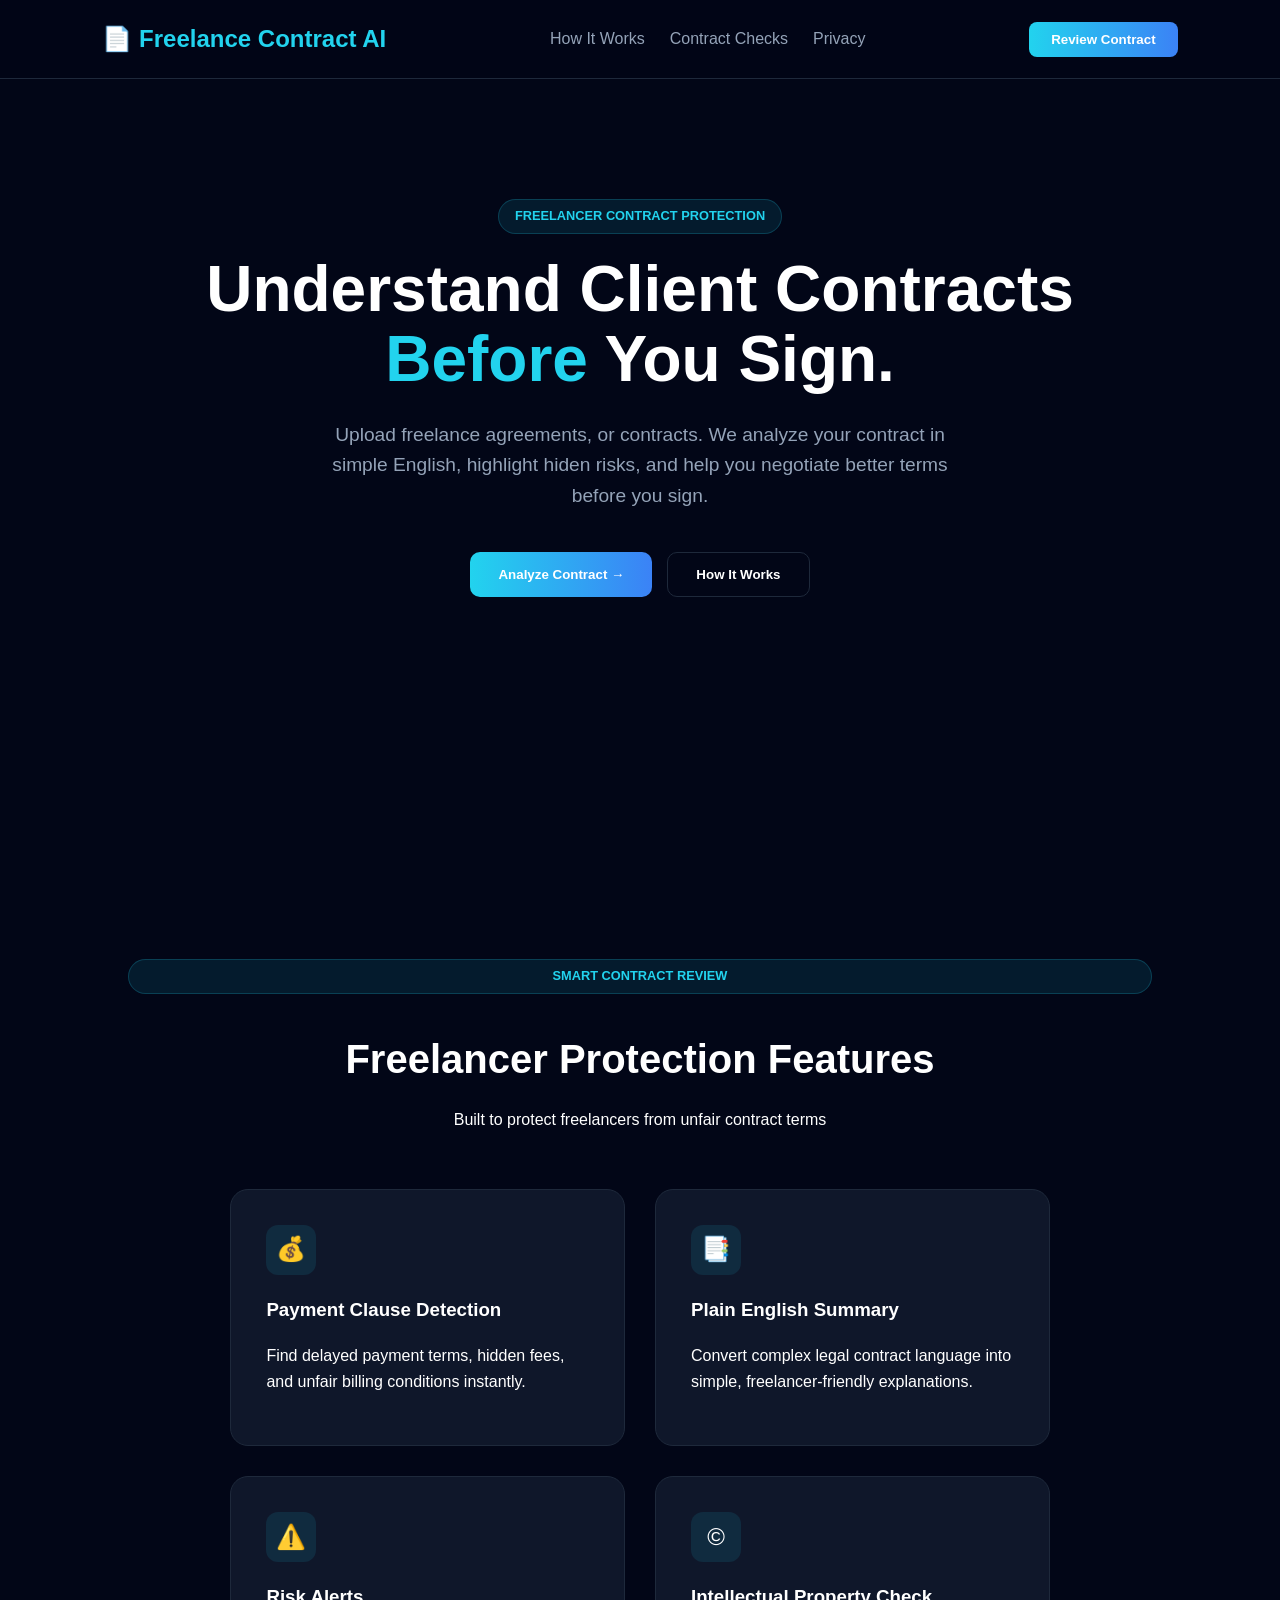
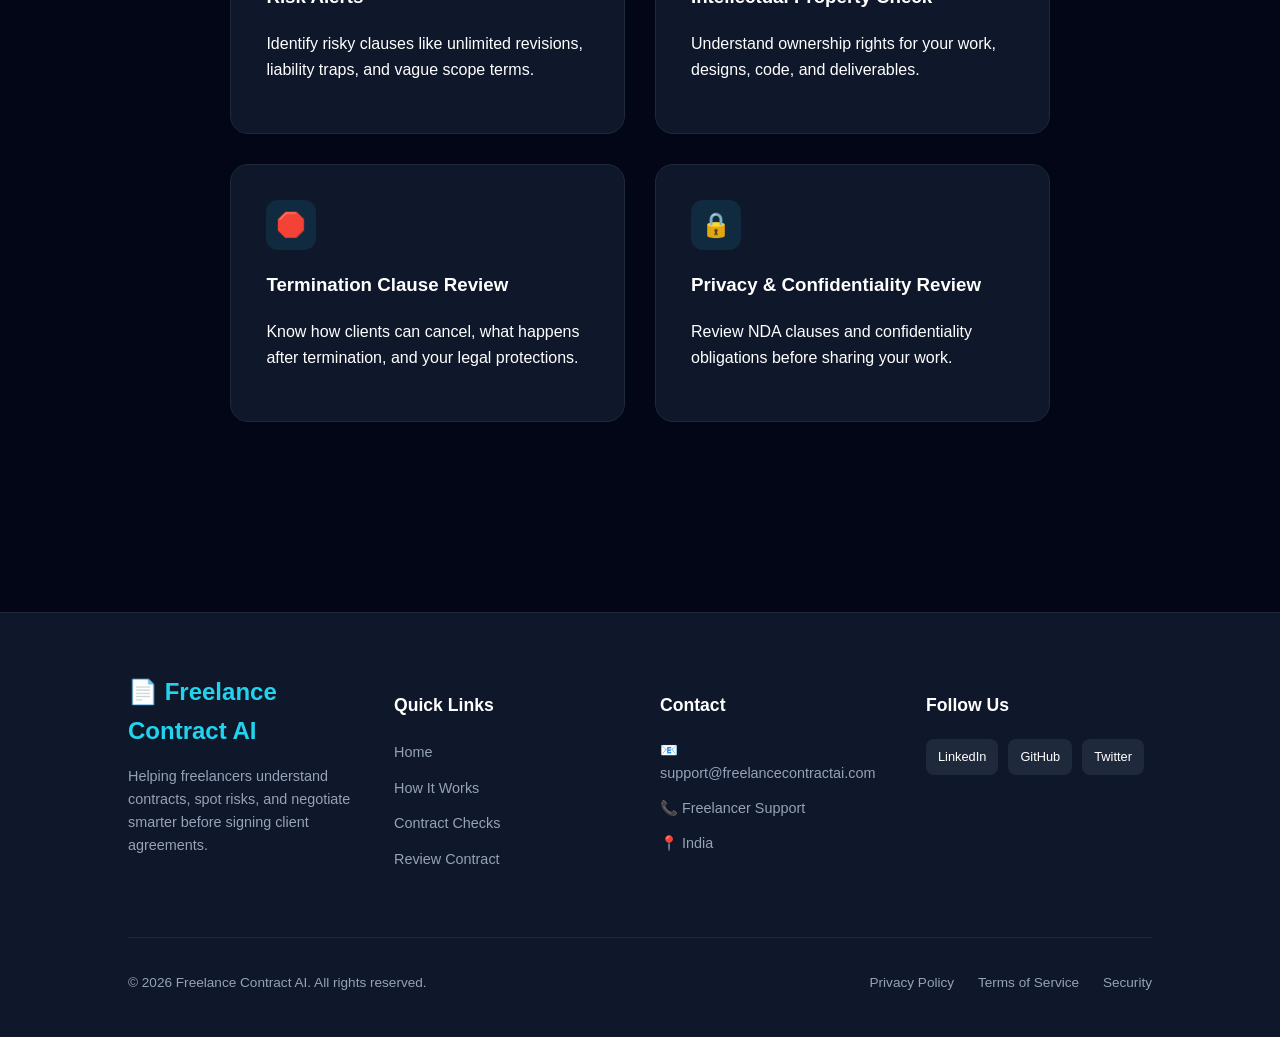
<file: Html/index.html>
<!DOCTYPE html>
<html>
<head>
  <title>Freelance Contract AI</title>
  <link rel="stylesheet" href="style.css">
</head>
<body>

<nav class="navbar">
  <div class="logo">📄 Freelance Contract AI</div>

  <div class="nav-links">
    <a href="how.html">How It Works</a>
    <a href="#">Contract Checks</a>
    <a href="#">Privacy</a>
  </div>

  <button class="launch-btn" onclick="location.href='app.html'">
    Review Contract
  </button>
</nav>

<section class="hero">
  <div class="badge">FREELANCER CONTRACT PROTECTION</div>

  <h1>
    Understand Client Contracts  <span> Before </span> You Sign.<br>
  </h1>

  <p>
    Upload freelance agreements, or contracts.
    We analyze your contract  in simple English, highlight hiden risks,
     and help you negotiate better terms before you sign.
  </p>

  <div class="buttons">
    <button class="primary" onclick="location.href='app.html'">
      Analyze Contract →
    </button>
    <button class="secondary" onclick="location.href='how.html'">
      How It Works
    </button>
  </div>
</section>

<section class="security">
  <div class="badge">SMART CONTRACT REVIEW</div>
  <h2>Freelancer Protection Features</h2>
  <p class="subtitle">Built to protect freelancers from unfair contract terms</p>

  <div class="grid security-grid">
    <div class="card">
      <div class="icon">💰</div>
      <h3>Payment Clause Detection</h3>
      <p>Find delayed payment terms, hidden fees, and unfair billing conditions instantly.</p>
    </div>

    <div class="card">
      <div class="icon">📑</div>
      <h3>Plain English Summary</h3>
      <p>Convert complex legal contract language into simple, freelancer-friendly explanations.</p>
    </div>

    <div class="card">
      <div class="icon">⚠️</div>
      <h3>Risk Alerts</h3>
      <p>Identify risky clauses like unlimited revisions, liability traps, and vague scope terms.</p>
    </div>

    <div class="card">
      <div class="icon">©️</div>
      <h3>Intellectual Property Check</h3>
      <p>Understand ownership rights for your work, designs, code, and deliverables.</p>
    </div>

    <div class="card">
      <div class="icon">🛑</div>
      <h3>Termination Clause Review</h3>
      <p>Know how clients can cancel, what happens after termination, and your legal protections.</p>
    </div>

    <div class="card">
      <div class="icon">🔒</div>
      <h3>Privacy & Confidentiality Review</h3>
      <p>Review NDA clauses and confidentiality obligations before sharing your work.</p>
    </div>
  </div>
</section>

<footer class="footer">
  <div class="footer-container">
    
    <div class="footer-col">
      <div class="footer-logo">📄 Freelance Contract AI</div>
      <p class="footer-desc">
        Helping freelancers understand contracts, spot risks, and negotiate
        smarter before signing client agreements.
      </p>
    </div>

    <div class="footer-col">
      <h3>Quick Links</h3>
      <ul>
        <li><a href="index.html">Home</a></li>
        <li><a href="how.html">How It Works</a></li>
        <li><a href="#">Contract Checks</a></li>
        <li><a href="app.html">Review Contract</a></li>
      </ul>
    </div>

    <div class="footer-col">
      <h3>Contact</h3>
      <div class="contact-item">📧 support@freelancecontractai.com</div>
      <div class="contact-item">📞 Freelancer Support</div>
      <div class="contact-item">📍 India</div>
    </div>

    <div class="footer-col">
      <h3>Follow Us</h3>
      <div class="social-icons">
        <a href="#" class="social-box">LinkedIn</a>
        <a href="#" class="social-box">GitHub</a>
        <a href="#" class="social-box">Twitter</a>
      </div>
    </div>
  </div>

  <div class="footer-bottom">
    <p>© 2026 Freelance Contract AI. All rights reserved.</p>
    <div class="legal-links">
      <a href="#">Privacy Policy</a>
      <a href="#">Terms of Service</a>
      <a href="#">Security</a>
    </div>
  </div>
</footer>

</body>
</html>
</file>
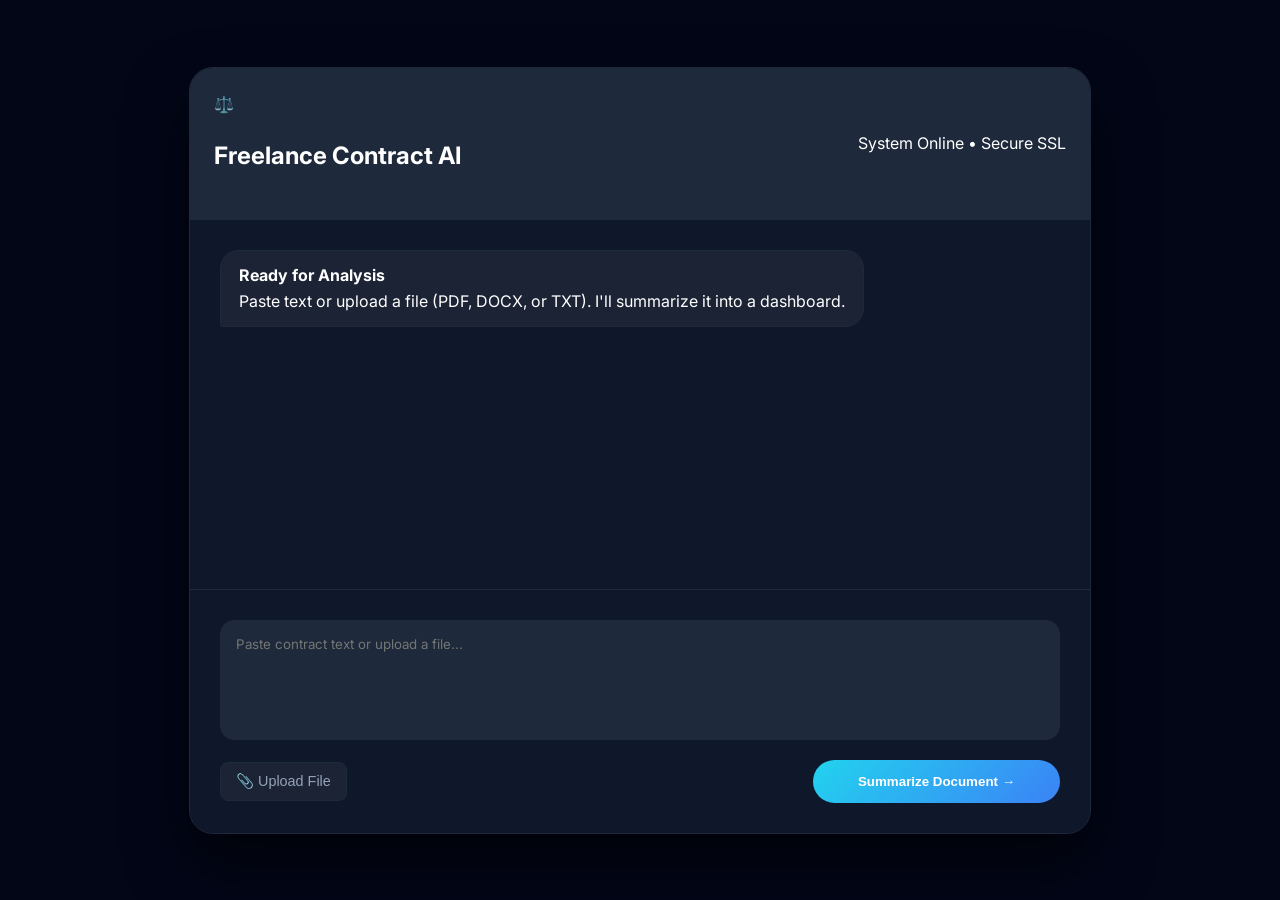
<file: Html/app.html>
<!DOCTYPE html>
<html lang="en">
<head>
  <meta charset="UTF-8">
  <meta name="viewport" content="width=device-width, initial-scale=1.0">
  <title>Freelance Contract AI - Analysis App</title>
  <link rel="stylesheet" href="style.css">
  <link href="https://fonts.googleapis.com/css2?family=Inter:wght@400;600;700&display=swap" rel="stylesheet">
</head>
<body>

<div class="app-window">
  <div class="app-card">
    
    <div class="app-header">
      <div class="header-content">
        <span class="logo-icon">⚖️</span>
        <h2>Freelance Contract  <span class="accent-text">AI</span></h2>
      </div>
      <div class="status-container">
        <span class="pulse-dot"></span>
        <p class="status">System Online • Secure SSL</p>
      </div>
    </div>

    <div id="chat" class="chat-container">
      <div class="bot-msg">
        <strong>Ready for Analysis</strong><br>
        Paste text or upload a file (PDF, DOCX, or TXT). I'll summarize it into a dashboard.
      </div>
    </div>

    <div class="input-area">
      <input type="file" id="file-upload" accept=".pdf, .docx, .txt" style="display:none">
      
      <textarea id="input" placeholder="Paste contract text or upload a file..."></textarea>
      
      <div class="button-row">
        <button class="secondary-btn" onclick="document.getElementById('file-upload').click()">
          📎 Upload File
        </button>
        
        <div class="button-wrapper">
          <button class="btn-analyze" onclick="send()">
            <span>Summarize Document</span>
            <span class="arrow-icon">→</span>
          </button>
        </div>
      </div>
    </div>

  </div>
</div>

<script src="script.js"></script>
</body>
</html>
</file>
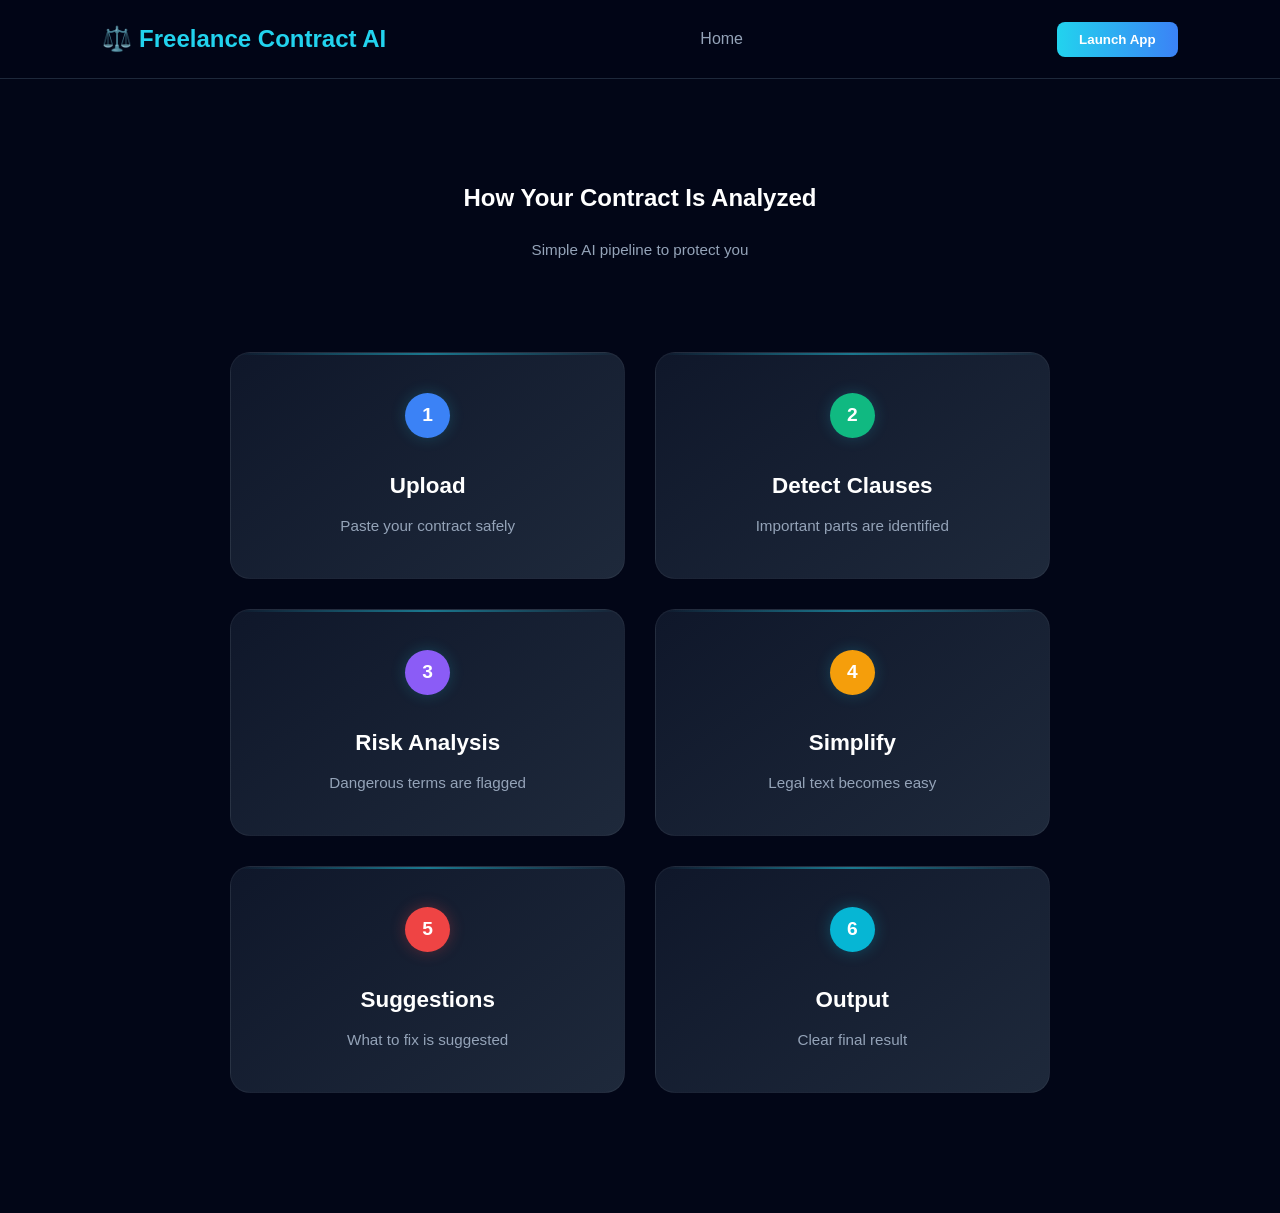
<file: Html/how.html>
<!DOCTYPE html>
<html>
<head>
  <title>How It Works</title>
  <link rel="stylesheet" href="style.css">
</head>
<body>

<nav class="navbar">
  <div class="logo">⚖️ Freelance Contract AI</div>

  <div class="nav-links">
    <a href="index.html">Home</a>
  </div>

  <button class="launch-btn" onclick="location.href='app.html'">
    Launch App
  </button>
</nav>

<section class="how">
  <h1>How Your Contract Is Analyzed</h1>
  <p>Simple AI pipeline to protect you</p>

  <div class="grid">

    <div class="card"><div class="circle c1">1</div><h3>Upload</h3><p>Paste your contract safely</p></div>
    <div class="card"><div class="circle c2">2</div><h3>Detect Clauses</h3><p>Important parts are identified</p></div>
    <div class="card"><div class="circle c3">3</div><h3>Risk Analysis</h3><p>Dangerous terms are flagged</p></div>
    <div class="card"><div class="circle c4">4</div><h3>Simplify</h3><p>Legal text becomes easy</p></div>
    <div class="card"><div class="circle c5">5</div><h3>Suggestions</h3><p>What to fix is suggested</p></div>
    <div class="card"><div class="circle c6">6</div><h3>Output</h3><p>Clear final result</p></div>

  </div>
</section>

</body>
</html>
</file>
<file: Html/style.css>
:root {
  --primary: #22d3ee;
  --primary-dark: #3b82f6;
  --bg-dark: #020617;
  --card-bg: #0f172a;
  --border: #1e293b;
  --text-main: #ffffff;
  --text-dim: #94a3b8;
}

body {
  margin: 0;
  font-family: 'Inter', Arial, sans-serif;
  background: var(--bg-dark);
  color: var(--text-main);
  line-height: 1.6;
  overflow-x: hidden;
}


.navbar {
  display: flex;
  justify-content: space-between;
  align-items: center;
  padding: 20px 8%;
  background: rgba(2, 6, 23, 0.95);
  backdrop-filter: blur(10px);
  position: sticky;
  top: 0;
  z-index: 1000;
  border-bottom: 1px solid var(--border);
}

.logo { 
  color: var(--primary); 
  font-size: 1.5rem; 
  font-weight: bold; 
  text-decoration: none;
}

.nav-links {
  display: flex;
  gap: 25px;
}

.nav-links a {
  color: var(--text-dim);
  text-decoration: none;
  font-weight: 500;
  transition: 0.3s;
}

.nav-links a:hover { color: var(--primary); }

.launch-btn {
  background: linear-gradient(to right, var(--primary), var(--primary-dark));
  color: white;
  border: none;
  padding: 10px 22px;
  border-radius: 8px;
  font-weight: 600;
  cursor: pointer;
  transition: transform 0.2s;
}

.launch-btn:hover { transform: translateY(-2px); }


.hero {
  display: flex;
  flex-direction: column;
  align-items: center;
  text-align: center;
  padding: 120px 10%;
  min-height: 60vh;
}

.badge {
  background: rgba(34, 211, 238, 0.1);
  color: var(--primary);
  padding: 6px 16px;
  border-radius: 20px;
  font-size: 0.8rem;
  font-weight: 700;
  margin-bottom: 20px;
  border: 1px solid rgba(34, 211, 238, 0.2);
}

.hero h1 {
  font-size: 4rem;
  margin: 0;
  line-height: 1.1;
}

.hero h1 span { color: var(--primary); }

.hero p {
  max-width: 650px;
  color: var(--text-dim);
  font-size: 1.2rem;
  margin: 25px 0 40px 0;
}

.buttons {
  display: flex;
  gap: 15px;
}

.primary, .secondary {
  padding: 14px 28px;
  border-radius: 10px;
  font-weight: 600;
  cursor: pointer;
  transition: 0.3s;
  text-decoration: none;
}

.primary {
  background: linear-gradient(to right, var(--primary), var(--primary-dark));
  color: white;
  border: none;
}

.secondary {
  background: transparent;
  color: white;
  border: 1px solid var(--border);
}

.primary:hover { box-shadow: 0 0 20px rgba(34, 211, 238, 0.4); }
.secondary:hover { border-color: white; }


.security {
  padding: 100px 10%;
  text-align: center;
}

.security h2 { font-size: 2.5rem; margin-bottom: 10px; }

.security-grid {
  display: grid;
  grid-template-columns: repeat(auto-fit, minmax(300px, 1fr));
  gap: 25px;
  margin-top: 50px;
}

.security-grid .card {
  background: var(--card-bg);
  border: 1px solid var(--border);
  padding: 35px;
  text-align: left;
  border-radius: 18px;
  transition: 0.3s;
}

.security-grid .card:hover { border-color: var(--primary); transform: translateY(-5px); }

.icon {
  font-size: 24px;
  background: rgba(34, 211, 238, 0.1);
  width: 50px; height: 50px;
  display: flex; align-items: center; justify-content: center;
  border-radius: 12px;
  margin-bottom: 20px;
}


.app-window {
  display: flex;
  justify-content: center;
  align-items: center;
  min-height: 100vh;
  padding: 20px;
  box-sizing: border-box;
}

.app-card {
  width: 100%;
  max-width: 900px;
  height: 85vh;
  background: var(--card-bg);
  border: 1px solid var(--border);
  border-radius: 24px;
  display: flex;
  flex-direction: column;
  overflow: hidden;
  box-shadow: 0 30px 60px rgba(0,0,0,0.6);
}

.app-header {
  background: #1e293b;
  padding: 1.5rem;
  display: flex;
  justify-content: space-between;
  align-items: center;
  border-bottom: 1px solid var(--border);
}

.chat-container {
  flex: 1;
  padding: 30px;
  overflow-y: auto;
  display: flex;
  flex-direction: column;
  gap: 15px;
}

.input-area {
  padding: 30px;
  background: var(--card-bg);
  border-top: 1px solid var(--border);
  display: flex;
  flex-direction: column;
  gap: 20px;
}

#input {
  width: 100%;
  min-height: 120px;
  background: #1e293b;
  border: 1px solid var(--border);
  border-radius: 14px;
  color: white;
  padding: 15px;
  font-family: inherit;
  resize: none;
  outline: none;
  box-sizing: border-box;
}

.button-wrapper {
  display: flex;
  justify-content: center; 
}

.how {
  padding: 80px 10%;
  text-align: center;
}

.how .grid {
  display: grid;
  
  grid-template-columns: repeat(auto-fit, minmax(240px, 1fr)); 
  gap: 25px;
  margin-top: 40px;
}

.how .card {
  background: var(--card-bg);
  border: 1px solid var(--border);
  padding: 40px 25px;
  border-radius: 20px;
  text-align: center;
  transition: transform 0.3s ease, border-color 0.3s ease;
  display: flex;
  flex-direction: column;
  align-items: center;
}

.how .card:hover {
  transform: translateY(-10px);
  border-color: var(--primary);
}

.how h3 {
  margin: 15px 0 10px 0;
  font-size: 1.4rem;
  color: white;
}

.how p {
  color: var(--text-dim);
  font-size: 0.95rem;
  margin: 0;
}


.circle {
  width: 50px;
  height: 50px;
  border-radius: 50%;
  display: flex;
  align-items: center;
  justify-content: center;
  font-weight: 800;
  font-size: 1.2rem;
  color: white;
  margin-bottom: 10px;
  box-shadow: 0 0 15px rgba(34, 211, 238, 0.2);
}


.c1 { background: #3b82f6; } 
.c2 { background: #10b981; } 
.c3 { background: #8b5cf6; } 
.c4 { background: #f59e0b; } 

.c5 { 
  background: #ef4444; 
  box-shadow: 0 0 15px rgba(239, 68, 68, 0.3);
}

.c6 { 
  background: #06b6d4; 
  box-shadow: 0 0 15px rgba(6, 182, 212, 0.3);
}


.how .grid {
  display: grid;
  
  grid-template-columns: repeat(auto-fit, minmax(300px, 1fr));
  gap: 30px;
  margin-top: 50px;
}
.how .card {
  background: linear-gradient(145deg, #0f172a, #1e293b);
  border: 1px solid rgba(255, 255, 255, 0.05);
  position: relative;
  overflow: hidden;
}


.how .card::before {
  content: "";
  position: absolute;
  top: 0;
  left: 0;
  width: 100%;
  height: 2px;
  background: linear-gradient(90deg, transparent, var(--primary), transparent);
  opacity: 0.5;
}

.btn-analyze {
  background: linear-gradient(135deg, var(--primary), var(--primary-dark));
  color: white;
  padding: 14px 45px;
  border-radius: 50px;
  border: none;
  font-weight: 700;
  cursor: pointer;
  transition: 0.3s;
}
.button-row {
  display: flex;
  justify-content: space-between;
  align-items: center;
  gap: 15px;
}

.grid {
  display: grid;
  grid-template-columns: repeat(auto-fit, minmax(280px, 1fr)); 
  gap: 30px; 
  padding: 40px 10%;
  max-width: 1200px;
  margin: 0 auto;
}


.card {
  background: #0f172a;
  padding: 30px;
  border-radius: 16px;
  border: 1px solid #1e293b;
  text-align: center; 
  transition: transform 0.3s ease;
}

.card:hover {
  transform: translateY(-5px);
  border-color: #22d3ee;
}


.circle {
  width: 45px;
  height: 45px;
  border-radius: 50%;
  display: flex;
  align-items: center;
  justify-content: center;
  margin: 0 auto 15px auto; 
  font-weight: bold;
  color: white;
}

.secondary-btn {
  background: rgba(255, 255, 255, 0.05);
  border: 1px solid var(--border);
  color: var(--text-dim);
  padding: 10px 15px;
  border-radius: 8px;
  cursor: pointer;
  font-size: 0.9rem;
  transition: 0.3s;
}

.secondary-btn:hover {
  background: rgba(255, 255, 255, 0.1);
  color: white;
}

.btn-analyze:hover { transform: scale(1.05); box-shadow: 0 0 20px rgba(34, 211, 238, 0.3); }

.footer {
  background: #0f172a; 
  color: white;
  padding: 60px 10% 30px 10%;
  border-top: 1px solid var(--border);
  margin-top: 50px;
}

.footer-container {
  display: grid;
  grid-template-columns: repeat(auto-fit, minmax(200px, 1fr));
  gap: 40px;
  max-width: 1200px;
  margin: 0 auto;
}

.footer-logo {
  font-size: 1.5rem;
  font-weight: bold;
  color: var(--primary);
  margin-bottom: 15px;
}

.footer-desc {
  color: var(--text-dim);
  font-size: 0.9rem;
  line-height: 1.6;
}

.footer-col h3 {
  font-size: 1.1rem;
  margin-bottom: 20px;
  color: white;
}

.footer-col ul {
  list-style: none;
  padding: 0;
}

.footer-col ul li {
  margin-bottom: 10px;
}

.footer-col ul li a {
  color: var(--text-dim);
  text-decoration: none;
  font-size: 0.9rem;
  transition: 0.3s;
}

.footer-col ul li a:hover {
  color: var(--primary);
}

.contact-item {
  color: var(--text-dim);
  font-size: 0.9rem;
  margin-bottom: 12px;
}


.social-icons {
  display: flex;
  gap: 10px;
}

.social-box {
  background: #1e293b;
  color: white;
  padding: 8px 12px;
  border-radius: 8px;
  text-decoration: none;
  font-size: 0.8rem;
  transition: 0.3s;
}

.social-box:hover {
  background: var(--primary-dark);
}


.footer-bottom {
  border-top: 1px solid var(--border);
  margin-top: 50px;
  padding-top: 20px;
  display: flex;
  justify-content: space-between;
  align-items: center;
  flex-wrap: wrap;
  gap: 20px;
  color: var(--text-dim);
  font-size: 0.85rem;
}

.legal-links a {
  color: var(--text-dim);
  text-decoration: none;
  margin-left: 20px;
}

.legal-links a:hover {
  color: white;
}


.user { align-self: flex-end; background: var(--primary-dark); padding: 12px 18px; border-radius: 18px 18px 2px 18px; }
.bot-msg { align-self: flex-start; background: rgba(255,255,255,0.05); padding: 12px 18px; border-radius: 18px 18px 18px 2px; border: 1px solid var(--border); }

.dashboard-shell {
  width: min(1180px, calc(100% - 32px));
  margin: 40px auto 80px auto;
}

.dashboard-header {
  display: flex;
  justify-content: space-between;
  align-items: flex-start;
  gap: 24px;
  margin-bottom: 28px;
}

.dashboard-header h1 {
  font-size: 2.4rem;
  line-height: 1.15;
  margin: 0 0 10px 0;
}

.dashboard-header p,
.dashboard-panel p,
.dashboard-panel li,
.compact-row span {
  color: var(--text-dim);
}

.dashboard-grid {
  display: grid;
  grid-template-columns: repeat(2, minmax(0, 1fr));
  gap: 18px;
}

.dashboard-panel {
  background: #0f172a;
  border: 1px solid var(--border);
  border-radius: 8px;
  padding: 24px;
}

.overview-panel,
.recommendation-panel {
  grid-column: 1 / -1;
}

.dashboard-panel h2 {
  font-size: 1rem;
  margin: 0 0 14px 0;
  color: #e2e8f0;
}

.dashboard-panel ul {
  padding-left: 20px;
  margin: 0;
}

.risk-list,
.compact-list {
  display: flex;
  flex-direction: column;
  gap: 12px;
}

.risk-item,
.compact-row {
  background: rgba(255, 255, 255, 0.04);
  border: 1px solid rgba(255, 255, 255, 0.08);
  border-radius: 8px;
  padding: 14px;
}

.risk-item {
  display: grid;
  gap: 8px;
}

.risk-item p {
  margin: 0;
}

.risk-level {
  width: fit-content;
  padding: 4px 10px;
  border-radius: 999px;
  font-size: 0.76rem;
  font-weight: 700;
  text-transform: uppercase;
  letter-spacing: 0;
}

.risk-level.low {
  color: #10b981;
  background: rgba(16, 185, 129, 0.12);
}

.risk-level.medium {
  color: #f59e0b;
  background: rgba(245, 158, 11, 0.14);
}

.risk-level.high {
  color: #ef4444;
  background: rgba(239, 68, 68, 0.14);
}

.compact-row {
  display: grid;
  grid-template-columns: minmax(120px, 0.5fr) 1fr;
  gap: 12px;
}

.dashboard-note,
.empty-state {
  font-size: 0.9rem;
}

.dashboard-risk-text {
  margin-top: 12px;
  color: #f59e0b;
  font-weight: 600;
}

@media (max-width: 760px) {
  .dashboard-header,
  .button-row {
    flex-direction: column;
    align-items: stretch;
  }

  .dashboard-grid {
    grid-template-columns: 1fr;
  }

  .compact-row {
    grid-template-columns: 1fr;
  }
}
</file>
